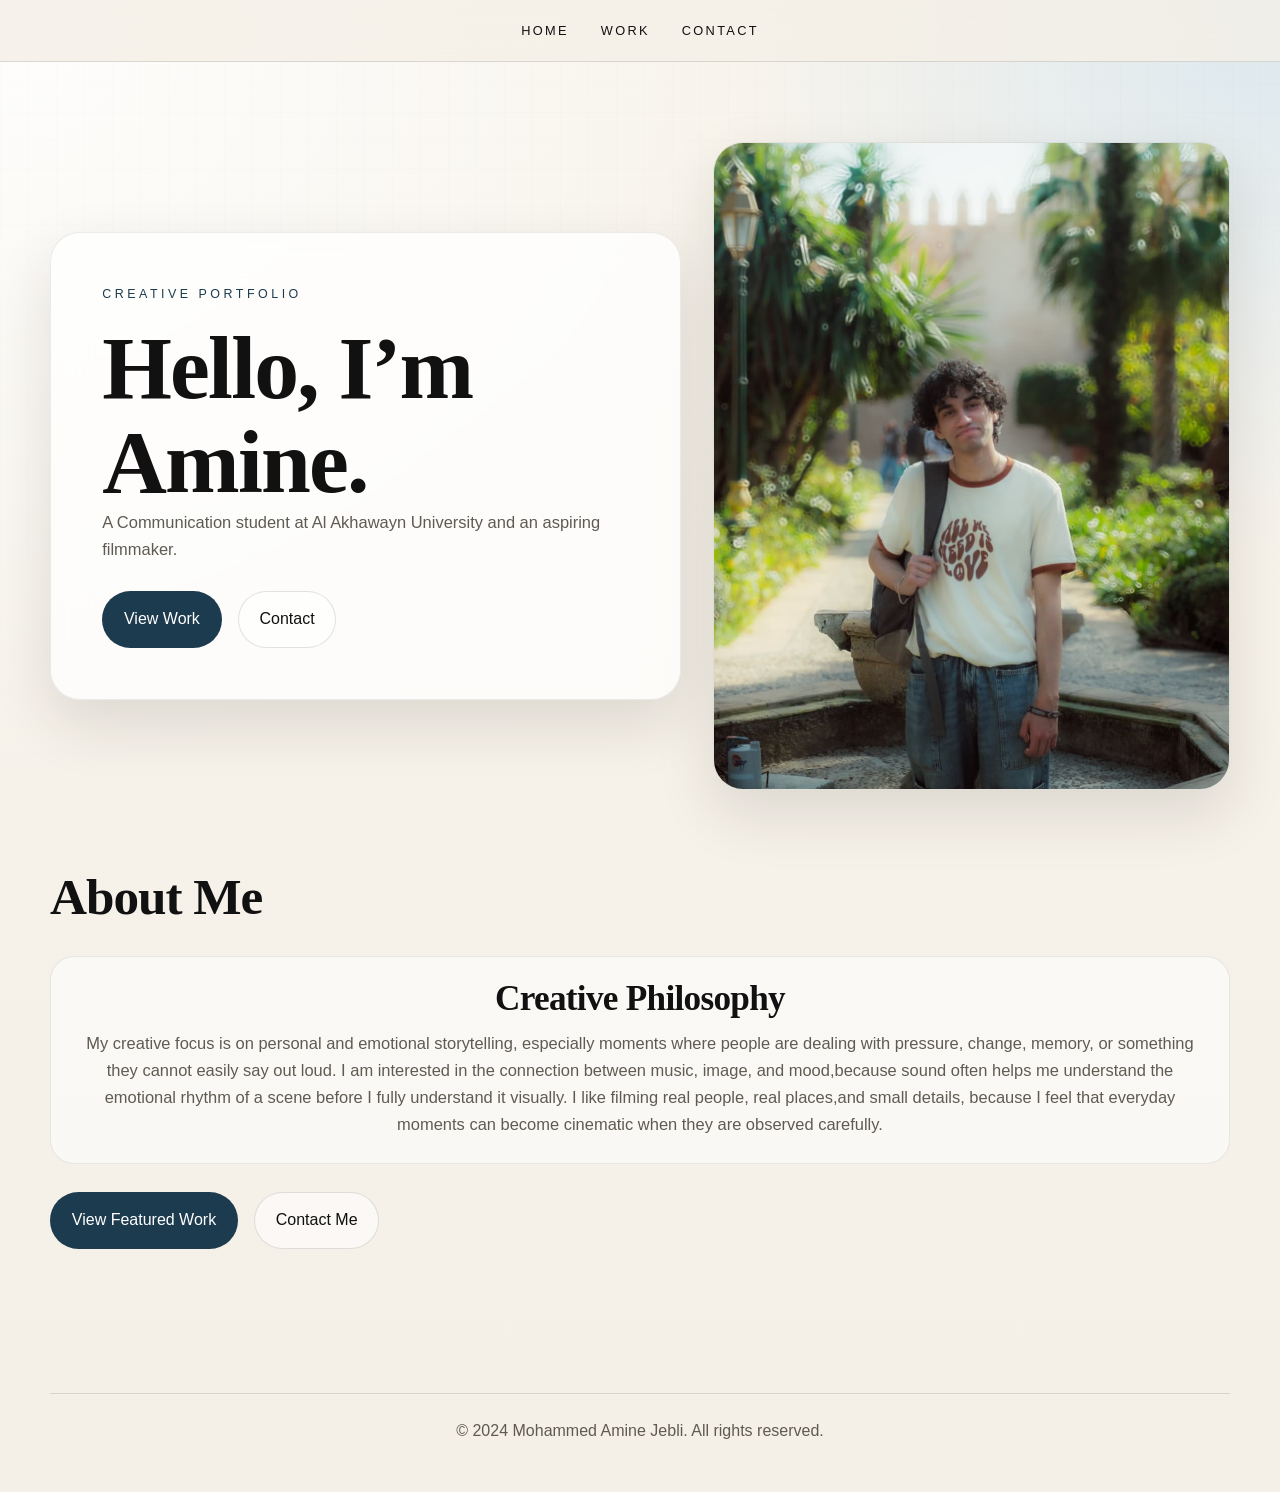
<file: index.html>
<!DOCTYPE html>
<html lang="en">
<head>
  <meta charset="UTF-8">
  <meta name="viewport" content="width=device-width, initial-scale=1.0">
  <title>Mohammed Amine Jebli | Portfolio</title>
  <link rel="stylesheet" href="./css/style.css">
</head>
<body data-page="home">
  <header class="site-header">
    <nav class="site-nav" aria-label="Primary">
      <a href="index.html">Home</a>
      <a href="work.html">Work</a>
      <a href="contact.html">Contact</a>
    </nav>
  </header>

  <main>
    <section class="hero">
      <div class="hero-copy">
        <p class="eyebrow">Creative portfolio</p>
        <h1>Hello, I’m Amine.</h1>
        <p>A Communication student at Al Akhawayn University and an aspiring filmmaker. </p>
        <div class="hero-actions">
          <a class="primary-link" href="work.html">View Work</a>
          <a class="secondary-link" href="contact.html">Contact</a>
        </div>
      </div>
      <div class="hero-portrait">
        <img src="./images/background.jpg" alt="Mohamed Amine Jebli" loading="eager" fetchpriority="high" decoding="async">
      </div>
    </section>

    <section class="about-grid" aria-labelledby="about-heading">
      <h2 id="about-heading">About Me</h2>
      <div class="about-copy">
        <div class="about-featured">
          <h3>Creative Philosophy</h3>
         <p>My creative focus is on personal and emotional storytelling, especially moments where people are dealing with pressure, change, memory, or something they cannot easily say out loud.
I am interested in the connection between music, image, and mood,because sound often helps me understand the emotional rhythm of a scene before I fully understand it visually.
I like filming real people, real places,and small details, because I feel that everyday moments can become cinematic when they are observed carefully.

</p>
        </div>
      </div>

      <div class="home-footer-links">
        <a class="primary-link" href="work.html">View Featured Work</a>
        <a class="secondary-link" href="contact.html">Contact Me</a>
      </div>
    </section>
  </main>

  <footer class="site-footer">© 2024 Mohammed Amine Jebli. All rights reserved.</footer>
  <script src="./js/main.js"></script>
</body>
</html>
</file>
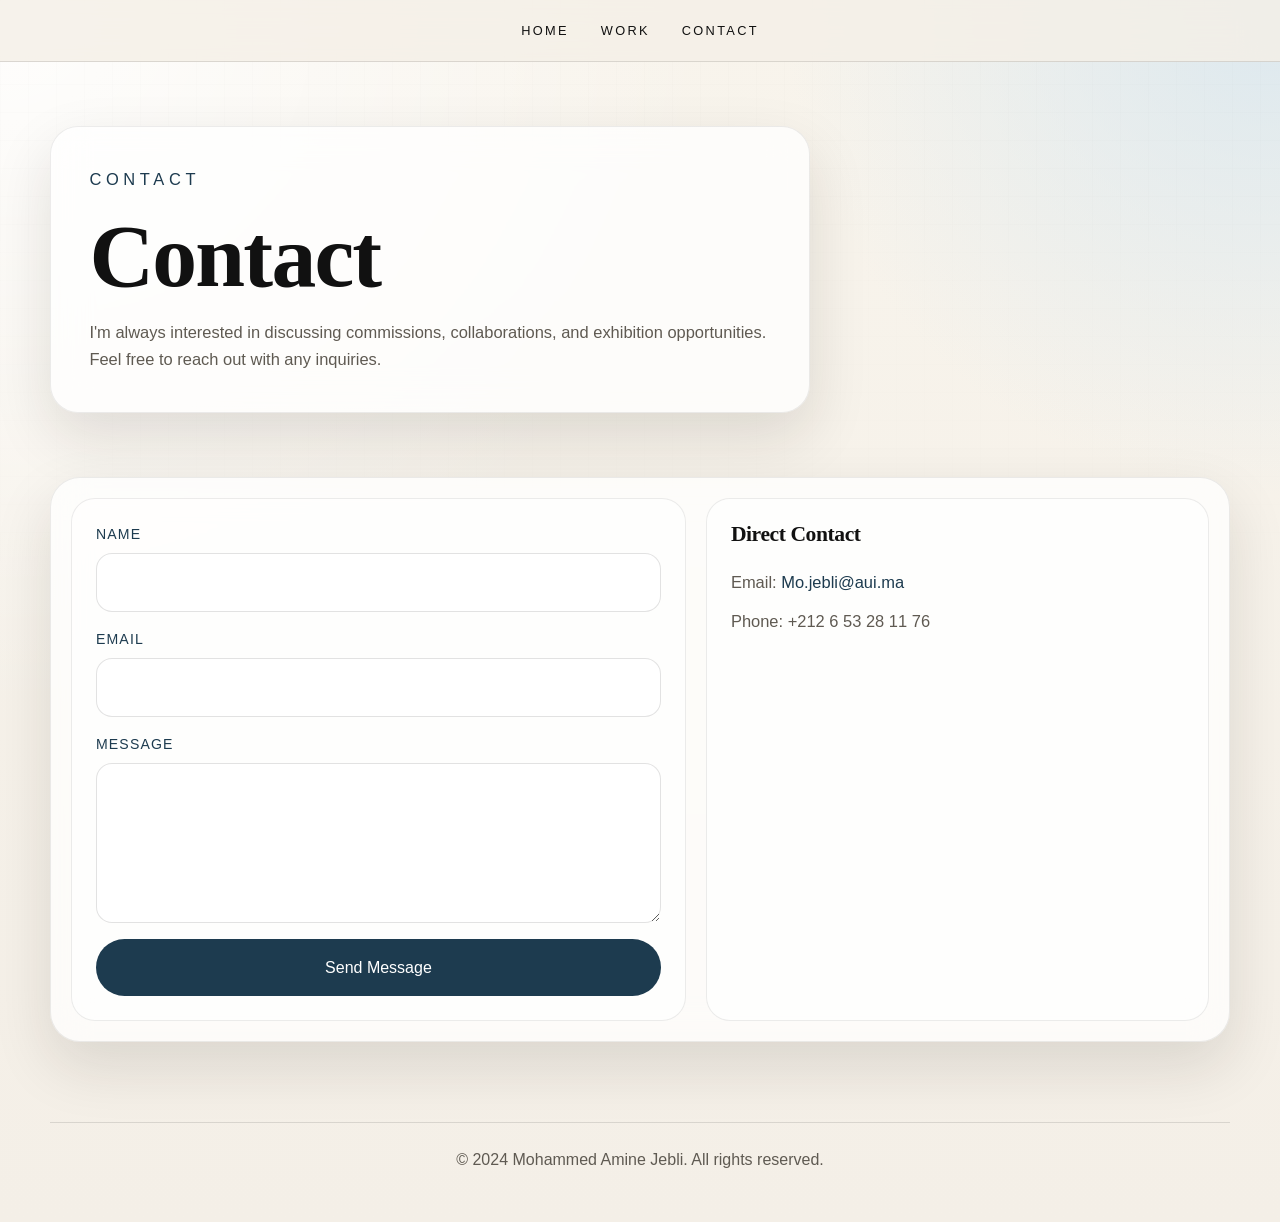
<file: contact.html>
<!DOCTYPE html>
<html lang="en">
<head>
  <meta charset="UTF-8">
  <meta name="viewport" content="width=device-width, initial-scale=1.0">
  <title>Contact | Mohammed Amine Jebli</title>
  <link rel="stylesheet" href="./css/style.css">
</head>
<body data-page="contact">
  <header class="site-header">
    <nav class="site-nav" aria-label="Primary">
      <a href="index.html">Home</a>
      <a href="work.html">Work</a>
      <a href="contact.html">Contact</a>
    </nav>
  </header>

  <main>
    <section class="contact-layout" aria-labelledby="contact-heading">
      <div class="page-intro contact-intro">
        <p class="eyebrow">Contact</p>
        <h1 id="contact-heading">Contact</h1>
        <p>I'm always interested in discussing commissions, collaborations, and exhibition opportunities. Feel free to reach out with any inquiries.</p>
      </div>

      <div class="contact-panel">
        <form id="contact-form" class="contact-form">
          <div class="form-group">
            <label for="name">Name</label>
            <input type="text" id="name" name="name" required>
          </div>
          <div class="form-group">
            <label for="email">Email</label>
            <input type="email" id="email" name="email" required>
          </div>
          <div class="form-group">
            <label for="message">Message</label>
            <textarea id="message" name="message" required></textarea>
          </div>
          <button id="contact-submit" type="submit">Send Message</button>
        </form>

        <div class="direct-contact">
          <h3>Direct Contact</h3>
          <p>Email: <a href="mailto:Mo.jebli@aui.ma">Mo.jebli@aui.ma</a></p>
          <p>Phone: +212 6 53 28 11 76</p>
        </div>
      </div>
    </section>
  </main>

  <footer class="site-footer">© 2024 Mohammed Amine Jebli. All rights reserved.</footer>
  <script src="./js/main.js"></script>
</body>
</html>
</file>
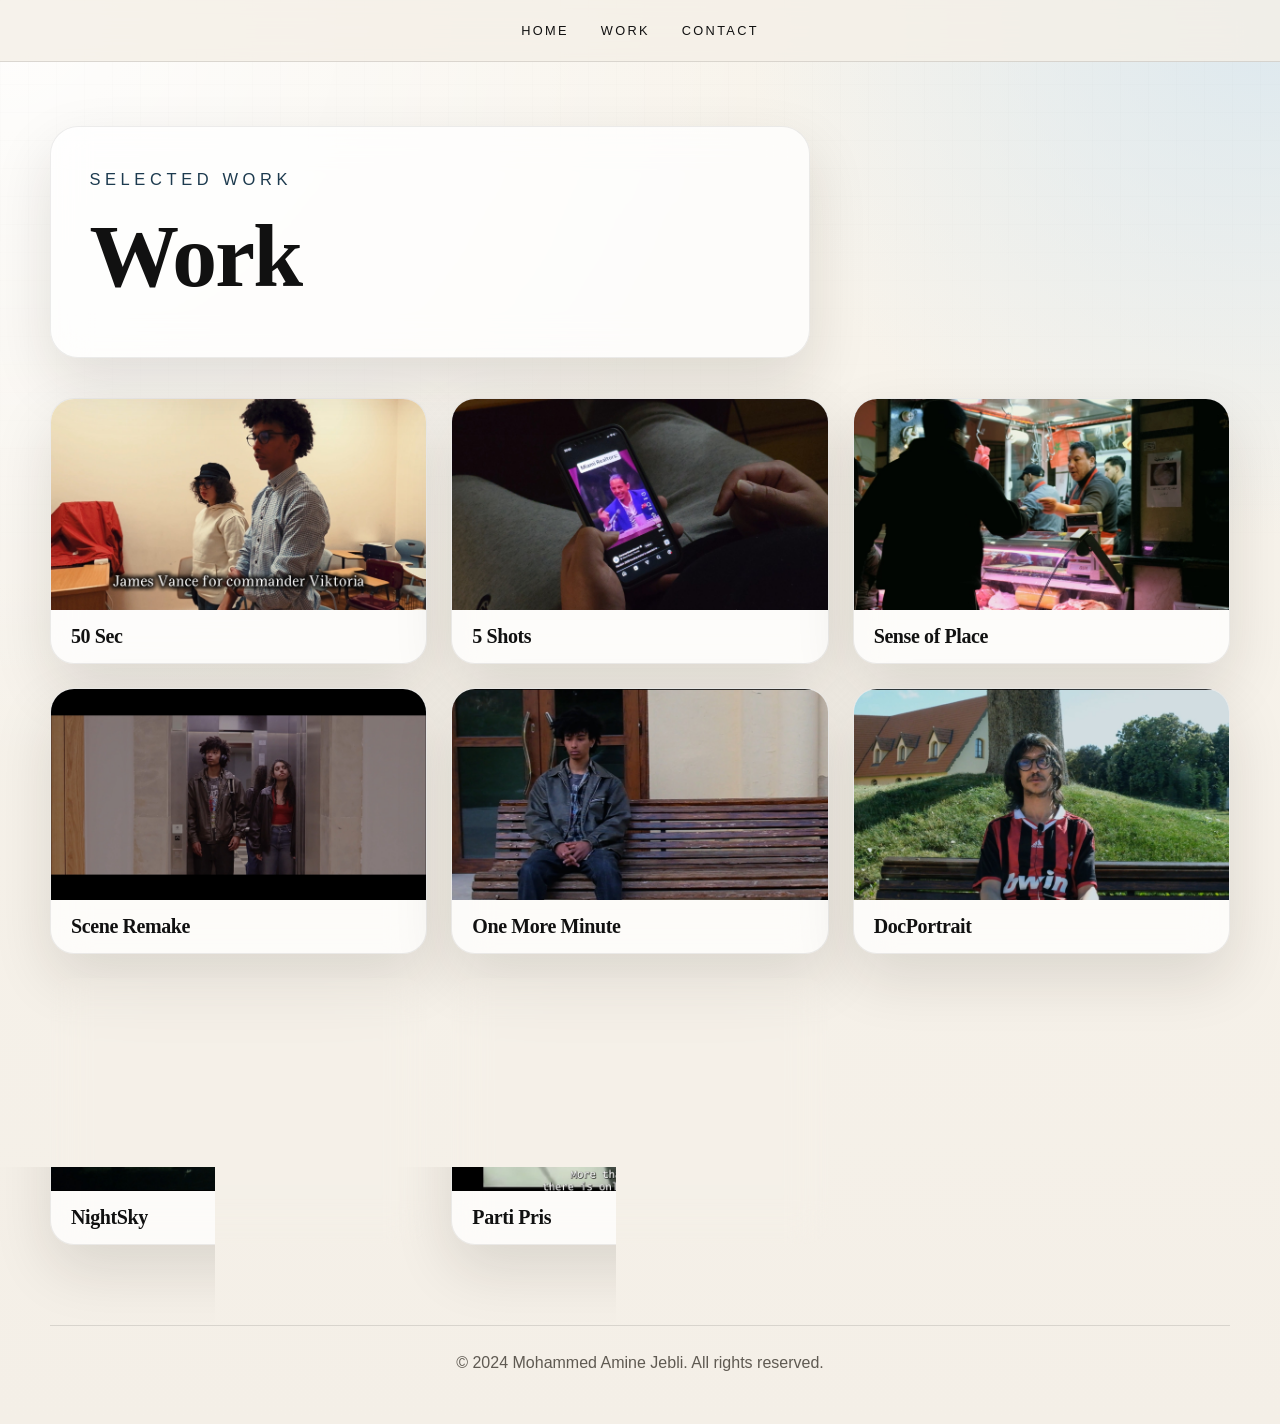
<file: work.html>
<!DOCTYPE html>
<html lang="en">
<head>
  <meta charset="UTF-8">
  <meta name="viewport" content="width=device-width, initial-scale=1.0">
  <title>Work | Mohammed Amine Jebli</title>
  <link rel="stylesheet" href="./css/style.css">
</head>
<body data-page="work">
  <header class="site-header">
    <nav class="site-nav" aria-label="Primary">
      <a href="index.html">Home</a>
      <a href="work.html">Work</a>
      <a href="contact.html">Contact</a>
    </nav>
  </header>

  <main>
    <section class="page-intro work-intro">
      <p class="eyebrow">Selected work</p>
      <h1>Work</h1>
    </section>

    <section class="work-stack work-stack--grid" aria-labelledby="work-heading">
      <h2 id="work-heading" class="visually-hidden">Work Details</h2>

      <!-- 1. 50 Sec -->
      <article class="work-block work-block--collapsible">
        <div class="work-block-preview" data-expand-target="proj-50sec" tabindex="0" role="button" aria-expanded="false" aria-controls="proj-50sec">
          <div class="preview-media">
            <img src="./images/fifty.JPG" alt="50 Sec">
          </div>
          <div class="preview-meta">
            <h2>50 Sec</h2>
          </div>
        </div>
        <div id="proj-50sec" class="work-block-expanded" hidden>
          <div class="work-block-copy">
            <p class="eyebrow">Film</p>
            <p>In a fifty-second one-take courtroom film,Jurisdiction follows a tense legal momentwhere questions of authority, responsibility,and unresolved justice are compressed intoone continuous shot</p>
          </div>
          <div class="image-spot image-spot--two">
            <figure><img src="./images/fifty.JPG" alt="Placeholder 1"></figure>
            <figure><img src="./images/fifty2.JPG" alt="Placeholder 2"></figure>
          </div>
          <div class="video-link-area">
            <a href="https://alakhawayn365-my.sharepoint.com/:v:/g/personal/mo_jebli_aui_ma/IQACxbXZSw9JSr0g0i85Ls8_AdtD54gSWWveCRa3c3ozVB4?nav=eyJyZWZlcnJhbEluZm8iOnsicmVmZXJyYWxBcHAiOiJTdHJlYW1XZWJBcHAiLCJyZWZlcnJhbFZpZXciOiJTaGFyZURpYWxvZy1MaW5rIiwicmVmZXJyYWxBcHBQbGF0Zm9ybSI6IldlYiIsInJlZmVycmFsTW9kZSI6InZpZXcifX0%3D&e=e4BqmX"
               class="video-play-btn" target="_blank" rel="noopener">
              <span class="play-icon" aria-hidden="true"></span>
              <span>Watch Film</span>
            </a>
          </div>
          <div class="personal-statement">
            <h3>Personal Statement</h3>
            <p>Jurisdiction was my first assignment for Introduction to Filmmaking, and it was built around thechallenge of making a complete idea in only fifty seconds. The film was a courtroom situation, but Iwanted it to feel bigger than just a normal court scene. I was interested in the feeling of being judged,questioned, and placed under pressure by a system that is supposed to have authority. The titleJurisdiction mattered to me because it connects to the idea of who has the right to decide, and whathappens when that right is unclear.The assignment was also difficult because it had to be filmed as one continuous take with no cuts. Thismade me think more carefully about timing, movement, and blocking. Since I shot it handheld on aSamsung Galaxy S25 Ultra, I had to practice how to move smoothly and keep the camera steadywithout professional equipment. I also had to coordinate the actors so that the dialogue, entrances,and positions all worked inside the fifty-second limit. It made the project feel almost like a small liveperformance, because if one thing went wrong, the whole take had to be repeated.What I learned from this project is that short films can be very demanding because there is no space towaste. Every movement, pause, and sound has to help the scene. I also learned that research cansupport even a short project, because looking into courtroom procedures, legal authority, and visualreferences helped me understand the mood I wanted. Jurisdiction helped me start thinking aboutfilmmaking not only as recording something, but as planning tension, atmosphere, and meaning insidea very limited frame.</p>
          </div>
        </div>
      </article>

      <!-- 2. 5 Shots -->
      <article class="work-block work-block--collapsible">
        <div class="work-block-preview" data-expand-target="proj-5shots" tabindex="0" role="button" aria-expanded="false" aria-controls="proj-5shots">
          <div class="preview-media">
            <img src="./images/pro.JPG" alt="5 Shots">
          </div>
          <div class="preview-meta">
            <h2>5 Shots</h2>
          </div>
        </div>
        <div id="proj-5shots" class="work-block-expanded" hidden>
          <div class="work-block-copy">
            <p class="eyebrow">Sequence</p>
            <p> In a simple five-shot sequence, a personsitting at his desk scrolls on his phone whilehis laptop stays open, showing a quietmoment of distraction and digital routine</p>
          </div>
          <div class="image-spot image-spot--two">
            <figure><img src="./images/pro.JPG" alt="Placeholder 1"></figure>
            <figure><img src="./images/pro2.JPG" alt="Placeholder 2"></figure>
          </div>
          <div class="video-link-area">
            <a href="https://alakhawayn365-my.sharepoint.com/:v:/g/personal/mo_jebli_aui_ma/IQD-2p65Y9YnTqvJzKTUczGCARVyG-xDKSxGZwYx5TZURBw?nav=eyJyZWZlcnJhbEluZm8iOnsicmVmZXJyYWxBcHAiOiJTdHJlYW1XZWJBcHAiLCJyZWZlcnJhbFZpZXciOiJTaGFyZURpYWxvZy1MaW5rIiwicmVmZXJyYWxBcHBQbGF0Zm9ybSI6IldlYiIsInJlZmVycmFsTW9kZSI6InZpZXcifX0%3D&e=qupJ9G"
               class="video-play-btn" target="_blank" rel="noopener">
              <span class="play-icon" aria-hidden="true"></span>
              <span>Watch Film</span>
            </a>
          </div>
          <div class="personal-statement">
            <h3>Personal Statement</h3>
            <p>For the five-shots assignment, I wanted to work with a very simple everyday situation: a guy sitting athis desk, scrolling, while his laptop is open in front of him. Since the assignment still needs to be fullycompleted, I am thinking of it as a small visual study of routine, distraction, and how people can bephysically present at work but mentally somewhere else. The story is not based on a big event, but on afamiliar moment that almost everyone understands.The main challenge of this assignment is to make the scene clear using only five shots. I need to chooseeach shot carefully so that the viewer understands the space, the character, and the mood withoutneeding too much explanation. I can use one shot to establish the desk, another to show the phone orscrolling, another to show the open laptop, and then closer shots to show the feeling of being stuckbetween work and distraction. This makes me think more about visual storytelling and how a sequencecan be built from small details.What I want to learn from this project is how shot selection changes the meaning of a scene. A personscrolling at a desk could look boring if it is filmed without intention, but it can also say something aboutfocus, procrastination, tiredness, or being overwhelmed by screens. For me, this assignment is achance to practice making an ordinary action feel more cinematic through framing, order, and rhythm</p>
          </div>
        </div>
      </article>

      <!-- 3. Sense of Place -->
      <article class="work-block work-block--collapsible">
        <div class="work-block-preview" data-expand-target="proj-sense" tabindex="0" role="button" aria-expanded="false" aria-controls="proj-sense">
          <div class="preview-media">
            <img src="./images/sense.JPG" alt="Sense of Place">
          </div>
          <div class="preview-meta">
            <h2>Sense of Place</h2>
          </div>
        </div>
        <div id="proj-sense" class="work-block-expanded" hidden>
          <div class="work-block-copy">
            <p class="eyebrow">Video</p>
            <p>This sense of place project captureseveryday life in Ifrane through vivid momentsof children playing, people working, andordinary movement around the city.
Project
</p>
          </div>
          <div class="image-spot image-spot--two">
            <figure><img src="./images/sense.JPG" alt="Placeholder 1"></figure>
            <figure><img src="./images/sense2.JPG" alt="Placeholder 2"></figure>
          </div>
          <div class="video-link-area">
            <a href="https://alakhawayn365-my.sharepoint.com/:v:/g/personal/mo_jebli_aui_ma/IQDaoKM9Lm0JS5ih9PgPPl3BASrZfsiPjiXJTRjReJaYVnc?nav=eyJyZWZlcnJhbEluZm8iOnsicmVmZXJyYWxBcHAiOiJTdHJlYW1XZWJBcHAiLCJyZWZlcnJhbFZpZXciOiJTaGFyZURpYWxvZy1MaW5rIiwicmVmZXJyYWxBcHBQbGF0Zm9ybSI6IldlYiIsInJlZmVycmFsTW9kZSI6InZpZXcifX0%3D&e=lmP7M7"
               class="video-play-btn" target="_blank" rel="noopener">
              <span class="play-icon" aria-hidden="true"></span>
              <span>Watch Film</span>
            </a>
          </div>
          <div class="personal-statement">
            <h3>Personal Statement</h3>
            <p>For my sense of place project, I chose to capture Ifrane through the people and moments that give thecity life. I filmed children playing, people spending time outside, others working, and different scenesthat felt natural and alive. I did not want the project to only show buildings or landscapes. I wanted it toshow the rhythm of the place through the people who move inside it.This assignment made me pay more attention to details that I might normally pass by without thinking.When I was filming, I started noticing gestures, sounds, faces, and small actions that say a lot about aplace. Ifrane can look calm and quiet, but when I looked closer, there were many vivid momentshappening at the same time. That contrast became important to me.Through this project, I learned that filming a place is also about patience and observation. I had to waitfor moments instead of controlling everything. It helped me understand documentary-style shootingmore, because sometimes the strongest images are the ones that happen naturally. This project mademe appreciate how everyday life can become cinematic when I actually take the time to look at it.</p>
          </div>
        </div>
      </article>

      <!-- 4. Scene Remake -->
      <article class="work-block work-block--collapsible">
        <div class="work-block-preview" data-expand-target="proj-remake" tabindex="0" role="button" aria-expanded="false" aria-controls="proj-remake">
          <div class="preview-media">
            <img src="./images/scene.JPG" alt="Scene Remake">
          </div>
          <div class="preview-meta">
            <h2>Scene Remake</h2>
          </div>
        </div>
        <div id="proj-remake" class="work-block-expanded" hidden>
          <div class="work-block-copy">
            <p class="eyebrow">Video</p>
            <p>In this remake of the “I love The Smiths”scene from 500 Days of Summer, twocharacters connect through music in a smallmoment that feels simple but emotionallyimportant</p>
          </div>
          <div class="image-spot image-spot--two">
            <figure><img src="./images/scene.JPG" alt="Placeholder 1"></figure>
            <figure><img src="./images/scene2.JPG" alt="Placeholder 2"></figure>
          </div>
          <div class="video-link-area">
            <a href="https://alakhawayn365-my.sharepoint.com/:v:/g/personal/mo_jebli_aui_ma/IQCTtoV41LBFT78_D8n6x3RHAVBO8h3ut97WX08lpeSWF6A?nav=eyJyZWZlcnJhbEluZm8iOnsicmVmZXJyYWxBcHAiOiJTdHJlYW1XZWJBcHAiLCJyZWZlcnJhbFZpZXciOiJTaGFyZURpYWxvZy1MaW5rIiwicmVmZXJyYWxBcHBQbGF0Zm9ybSI6IldlYiIsInJlZmVycmFsTW9kZSI6InZpZXcifX0%3D&e=wOT5ve"
               class="video-play-btn" target="_blank" rel="noopener">
              <span class="play-icon" aria-hidden="true"></span>
              <span>Watch Film</span>
            </a>
          </div>
          <div class="personal-statement">
            <h3>Personal Statement</h3>
            <p>For the scene remake assignment, I chose the “I love The Smiths” scene from 500 Days of Summer. Iliked this scene because it is not dramatic in a big way, but it still feels memorable. The moment issmall: two people connect because of music, and suddenly there is a shift between them. I found thatinteresting because it shows how cinema can make a very normal interaction feel meaningful.Remaking the scene was challenging because I had to respect the original while also accepting that myversion would not be exactly the same. I had to think about the actors, the location, the timing, andhow to make the scene feel natural. The original scene depends a lot on subtle reactions, soperformance was very important. If the reactions felt too forced, the whole scene would lose its charm.This assignment taught me that recreating a scene is a good way to understand how it works. When Iwatched it as a viewer, it seemed simple, but when I had to remake it, I realized how much depends onpacing, framing, and the actors’ expressions. It also made me think about music as a way of buildingconnection between characters, which is something I became more interested in throughout the class.</p>
          </div>
        </div>
      </article>

      <!-- 5. One More Minute -->
      <article class="work-block work-block--collapsible">
        <div class="work-block-preview" data-expand-target="proj-minute" tabindex="0" role="button" aria-expanded="false" aria-controls="proj-minute">
          <div class="preview-media">
            <img src="./images/one.JPG" alt="One More Minute">
          </div>
          <div class="preview-meta">
            <h2>One More Minute</h2>
          </div>
        </div>
        <div id="proj-minute" class="work-block-expanded" hidden>
          <div class="work-block-copy">
            <p class="eyebrow">Video</p>
            <p>In a personal two-character scene inspiredby “One More Hour” by Tame Impala, twopeople face the pain of leaving and theemotional weight of accepting change.</p>
          </div>
          <div class="image-spot image-spot--two">
            <figure><img src="./images/one.JPG" alt="Placeholder 1"></figure>
            <figure><img src="./images/one2.JPG" alt="Placeholder 2"></figure>
          </div>
          <div class="video-link-area">
            <a href="https://alakhawayn365-my.sharepoint.com/:v:/g/personal/mo_jebli_aui_ma/IQDiC87JycBHQIK1UF3k3aUXASL1pS5qnl2EPG2G8OFVlZs?nav=eyJyZWZlcnJhbEluZm8iOnsicmVmZXJyYWxBcHAiOiJTdHJlYW1XZWJBcHAiLCJyZWZlcnJhbFZpZXciOiJTaGFyZURpYWxvZy1MaW5rIiwicmVmZXJyYWxBcHBQbGF0Zm9ybSI6IldlYiIsInJlZmVycmFsTW9kZSI6InZpZXcifX0%3D&e=JKiXjR"
               class="video-play-btn" target="_blank" rel="noopener">
              <span class="play-icon" aria-hidden="true"></span>
              <span>Watch Film</span>
            </a>
          </div>
          <div class="personal-statement">
            <h3>Personal Statement</h3>
            <p>This two-character scene was one of the most personal projects I worked on. The story is aboutsomeone leaving and having to deal with that moment emotionally. It was inspired by the song “OneMore Hour” by Tame Impala, especially the feeling of time running out and wanting to stay in a momenteven when you know it is ending. I connected with that feeling, and I wanted the scene to carry thatsame emotional weight.What made this project important to me was that it came from a real feeling, not just an assignmentidea. I wanted the characters to speak and act in a way that felt close to real life. Sometimes leaving isnot expressed through a big argument or dramatic speech. Sometimes it is quiet, uncomfortable, andfull of things that are difficult to say. I tried to bring that kind of honesty into the scene.During production, I learned how hard it can be to direct or shape something that is personal. When thesubject is close to you, every line and every pause feels important. At the same time, it helped me caremore about the details. I learned that music can inspire not only the mood of a film, but also theemotional rhythm of a scene. This project helped me understand how personal experiences canbecome a starting point for storytelling.</p>
          </div>
        </div>
      </article>

      <!-- 6. DocPortrait -->
      <article class="work-block work-block--collapsible">
        <div class="work-block-preview" data-expand-target="proj-doc" tabindex="0" role="button" aria-expanded="false" aria-controls="proj-doc">
          <div class="preview-media">
            <img src="./images/doc.JPG" alt="DocPortrait">
          </div>
          <div class="preview-meta">
            <h2>DocPortrait</h2>
          </div>
        </div>
        <div id="proj-doc" class="work-block-expanded" hidden>
          <div class="work-block-copy">
            <p class="eyebrow">Video</p>
            <p>This documentary portrait follows IdirMoukhlis, an AUI alumnus and currentemployee, by highlighting his work, hisconnection to the university, and hisprofessional journey.</p>
          </div>
          <div class="image-spot image-spot--two">
            <figure><img src="./images/doc.JPG" alt="Placeholder 1"></figure>
            <figure><img src="./images/doc2.JPG" alt="Placeholder 2"></figure>
          </div>
          <div class="video-link-area">
            <a href="https://alakhawayn365-my.sharepoint.com/:v:/g/personal/mo_jebli_aui_ma/IQDAvhB447WGQ7P3_KWUvOfiATSen1-IQt4a3l_kiBFDrvE?nav=eyJyZWZlcnJhbEluZm8iOnsicmVmZXJyYWxBcHAiOiJTdHJlYW1XZWJBcHAiLCJyZWZlcnJhbFZpZXciOiJTaGFyZURpYWxvZy1MaW5rIiwicmVmZXJyYWxBcHBQbGF0Zm9ybSI6IldlYiIsInJlZmVycmFsTW9kZSI6InZpZXcifX0%3D&e=bpRmYY"
               class="video-play-btn" target="_blank" rel="noopener">
              <span class="play-icon" aria-hidden="true"></span>
              <span>Watch Film</span>
            </a>
          </div>
          <div class="personal-statement">
            <h3>Personal Statement</h3>
            <p>For my documentary portrait, I chose to focus on Idir Moukhlis, who is an AUI alumnus and now worksat the university. I found his story interesting because he is connected to AUI in more than one way. Hewas once a student, and now he is part of the university as an employee. That gave the portrait a senseof continuity, because his relationship with the place did not end after graduation.This project was different from the fictional assignments because I had to work with a real person and areal story. I wanted to represent him honestly and respectfully. Instead of inventing emotions orsituations, I had to listen, observe, and choose what parts of his work and experience would bestcommunicate who he is. That made me more aware of the responsibility that comes with documentaryfilmmaking.Through this assignment, I learned more about interviewing and building a portrait through details. Adocumentary is not only about recording information. It is also about choosing the right moments,creating a comfortable space for the subject, and finding a structure that allows the audience tounderstand the person. This project helped me see how film can preserve someone’s experience andgive attention to people we may see every day without really knowing their story.</p>
          </div>
        </div>
      </article>

      <!-- 7. NightSky -->
      <article class="work-block work-block--collapsible">
        <div class="work-block-preview" data-expand-target="proj-night" tabindex="0" role="button" aria-expanded="false" aria-controls="proj-night">
          <div class="preview-media">
            <img src="./images/clip.JPG" alt="NightSky">
          </div>
          <div class="preview-meta">
            <h2>NightSky</h2>
          </div>
        </div>
        <div id="proj-night" class="work-block-expanded" hidden>
          <div class="work-block-copy">
            <p class="eyebrow">Video</p>
            <p>For this video clip assignment, I created boththe visuals and the music, turning thedifficulty of producing an original song intothe main creative challenge of the project.</p>
          </div>
          <div class="image-spot image-spot--two">
            <figure><img src="./images/clip.JPG" alt="Placeholder 1"></figure>
            <figure><img src="./images/clip2.JPG" alt="Placeholder 2"></figure>
          </div>
          <div class="video-link-area">
            <a href="https://alakhawayn365-my.sharepoint.com/:v:/g/personal/mo_jebli_aui_ma/IQD4nwpyIwzuTYadFdNkigmSARC9T3FUqLVN1uYAZ8zsAUA?nav=eyJyZWZlcnJhbEluZm8iOnsicmVmZXJyYWxBcHAiOiJTdHJlYW1XZWJBcHAiLCJyZWZlcnJhbFZpZXciOiJTaGFyZURpYWxvZy1MaW5rIiwicmVmZXJyYWxBcHBQbGF0Zm9ybSI6IldlYiIsInJlZmVycmFsTW9kZSI6InZpZXcifX0%3D&e=5vYzWj"
               class="video-play-btn" target="_blank" rel="noopener">
              <span class="play-icon" aria-hidden="true"></span>
              <span>Watch Film</span>
            </a>
          </div>
          <div class="personal-statement">
            <h3>Personal Statement</h3>
            <p>The video clip assignment was probably one of the hardest projects for me because I produced thesong myself. It took a lot out of me, and honestly it was not an easy process at all. Making the musicalready felt like a full project on its own, and then I also had to think about how to create visuals thatmatched it. This made the assignment feel intense, but also very personal because the sound was minefrom the beginning.Since I produced the song, I felt more responsible for the final result. I was not just choosing a trackand filming something over it. I had to think about the mood, rhythm, and structure of the song whilealso imagining what kind of images could support it. This made me realize how closely music and filmcan work together. A small change in the song can change the feeling of a shot, and a visual choice canchange how the music is experienced.Even though it took me hell, this project taught me a lot about patience and creative pressure. I learnedthat producing something original can be frustrating, but it also makes the final work feel moreconnected to me. It pushed me to combine different parts of my creativity, especially sound and image.Looking back, I think the difficulty of the process is part of what made the project meaningful.</p>
          </div>
        </div>
      </article>

      <!-- 8. Parti Pris -->
      <article class="work-block work-block--collapsible">
        <div class="work-block-preview" data-expand-target="proj-parti" tabindex="0" role="button" aria-expanded="false" aria-controls="proj-parti">
          <div class="preview-media">
            <img src="./images/partipris.jpeg" alt="Parti Pris">
          </div>
          <div class="preview-meta">
            <h2>Parti Pris</h2>
          </div>
        </div>
        <div id="proj-parti" class="work-block-expanded" hidden>
          <div class="work-block-copy">
            <p class="eyebrow">Video</p>
            <p>This four-minute historical documentaryexplores the political legacy of AbderrahimBouabid through archival material,interviews, and a directorial point of viewfocused on his influence on Moroccanpolitics.</p>
          </div>
          <div class="image-spot image-spot--two">
            <figure><img src="./images/partipris.jpeg" alt="Placeholder 1"></figure>
            <figure><img src="./images/partipris2.JPG" alt="Placeholder 2"></figure>
          </div>
          <div class="video-link-area">
            <a href="https://alakhawayn365-my.sharepoint.com/:v:/g/personal/mo_jebli_aui_ma/IQA4h6f7hPH6QJ_9EghB9pEaAbmJMN0QbNa-v4eDRcIYZe8?nav=eyJyZWZlcnJhbEluZm8iOnsicmVmZXJyYWxBcHAiOiJTdHJlYW1XZWJBcHAiLCJyZWZlcnJhbFZpZXciOiJTaGFyZURpYWxvZy1MaW5rIiwicmVmZXJyYWxBcHBQbGF0Zm9ybSI6IldlYiIsInJlZmVycmFsTW9kZSI6InZpZXcifX0%3D&e=qtlZsD"
               class="video-play-btn" target="_blank" rel="noopener">
              <span class="play-icon" aria-hidden="true"></span>
              <span>Watch Film</span>
            </a>
          </div>
          <div class="personal-statement">
            <h3>Personal Statement</h3>
            <p>My final class project, which was also my parti pris project, was a four-minute historical documentaryabout Abderrahim Bouabid. The project focused on his political legacy in Morocco, his role inimportant political movements, and the historical ideas connected to his work, including therelationship between his political activity and the late Hassan 2. Since the project involved theAbderrahim Bouabid Foundation and Ali Bouabid, I felt that I was not only making a class assignment,but also working with a subject that had real historical weight.Because this was a parti pris project, I had to think more clearly about my own directorial stance. I wasnot just presenting information in a neutral way. I wanted the documentary to emphasize Bouabid’sinfluence and the importance of his place in Moroccan political history. The visual style came mainlyfrom archival research, including historical footage, political pins, and other materials that helpedconnect the viewer to the period and to the political atmosphere surrounding him. This made theproject different from my earlier work because I had to build meaning from existing historical materialand combine it with interviews in a way that still felt alive.The editing process was one of the most difficult parts of this project. Since the film had to fit into fourminutes, I had to make choices about what to keep, what to cut, and how to structure the narrative so itdid not feel rushed. A lot of time went into organizing the interview footage and shaping thedocumentary into a clear arc. I also learned that credits matter, because the project involvedcollaboration and brainstorming, especially with my supervisor and friend. This final project helped meunderstand how documentary filmmaking can be both historical and personal, because even when thesubject is from the past, the way I choose to frame it says something about my own perspective as afilmmaker.</p>
          </div>
        </div>
      </article>

    </section>
  </main>

  <!-- Fullscreen black modal -->
  <div class="work-modal" id="work-modal" hidden aria-modal="true" role="dialog" aria-label="Project details">
    <button class="modal-close" data-close-modal aria-label="Close">×</button>
    <div class="modal-content" id="modal-content"></div>
  </div>

  <footer class="site-footer">© 2024 Mohammed Amine Jebli. All rights reserved.</footer>
  <script src="./js/main.js"></script>
</body>
</html>
</file>
<file: css/style.css>
* {
  box-sizing: border-box;
  margin: 0;
  padding: 0;
}

:root {
  --bg: #f4efe7;
  --panel: rgba(255, 255, 255, 0.74);
  --text: #111111;
  --muted: #5f5a52;
  --line: rgba(17, 17, 17, 0.12);
  --accent: #1d3b4f;
  --shadow: 0 24px 60px rgba(31, 24, 16, 0.12);
}

html {
  scroll-behavior: smooth;
}

body {
  min-height: 100vh;
  color: var(--text);
  background:
    radial-gradient(circle at top left, rgba(255, 255, 255, 0.9), transparent 40%),
    radial-gradient(circle at top right, rgba(217, 231, 239, 0.9), transparent 28%),
    linear-gradient(180deg, #f8f4ec 0%, var(--bg) 100%);
  font-family: "Segoe UI", "Trebuchet MS", Arial, sans-serif;
  line-height: 1.65;
}

body::before {
  content: "";
  position: fixed;
  inset: 0;
  pointer-events: none;
  background-image: linear-gradient(rgba(17, 17, 17, 0.02) 1px, transparent 1px), linear-gradient(90deg, rgba(17, 17, 17, 0.02) 1px, transparent 1px);
  background-size: 28px 28px;
  mask-image: linear-gradient(180deg, rgba(0, 0, 0, 0.45), transparent 80%);
}

img,
video {
  display: block;
  max-width: 100%;
}

button,
input,
textarea {
  font: inherit;
}

button {
  cursor: pointer;
}

h1,
h2,
h3 {
  font-family: "Georgia", "Times New Roman", serif;
  font-weight: 600;
  letter-spacing: -0.02em;
  line-height: 1.05;
}

h1 {
  font-size: clamp(3rem, 7vw, 6rem);
}

h2 {
  font-size: clamp(2rem, 4vw, 3.5rem);
}

h3 {
  font-size: 1.35rem;
}

p {
  color: var(--muted);
}

a {
  color: inherit;
  text-decoration: none;
}

.site-header {
  position: sticky;
  top: 0;
  z-index: 20;
  backdrop-filter: blur(18px);
  background: rgba(244, 239, 231, 0.82);
  border-bottom: 1px solid var(--line);
}

.site-nav {
  max-width: 1180px;
  margin: 0 auto;
  padding: 1rem 2rem;
  display: flex;
  justify-content: center;
  gap: 2rem;
}

.site-nav a {
  position: relative;
  padding: 0.25rem 0;
  letter-spacing: 0.18em;
  text-transform: uppercase;
  font-size: 0.8rem;
  color: var(--text);
}

.site-nav a::after {
  content: "";
  position: absolute;
  left: 0;
  right: 100%;
  bottom: -0.15rem;
  height: 1px;
  background: var(--text);
  transition: right 0.25s ease;
}

.site-nav a:hover::after,
.site-nav a:focus-visible::after {
  right: 0;
}

main {
  width: min(1180px, calc(100% - 2rem));
  margin: 0 auto;
  padding: 2rem 0 5rem;
}

.hero,
.about-grid,
.work-intro,
.contact-layout {
  position: relative;
  z-index: 1;
}

.hero {
  display: grid;
  grid-template-columns: 1.1fr 0.9fr;
  gap: 2rem;
  align-items: center;
  min-height: calc(100vh - 140px);
  padding: 3rem 0 4rem;
}

.hero-copy,
.page-intro,
.contact-panel,
.work-block,
.video-embed-slot,
.text-card {
  background: var(--panel);
  border: 1px solid rgba(17, 17, 17, 0.08);
  box-shadow: var(--shadow);
  backdrop-filter: blur(18px);
}

.hero-copy {
  padding: clamp(2rem, 4vw, 4rem);
  border-radius: 30px;
}

.eyebrow {
  text-transform: uppercase;
  letter-spacing: 0.28em;
  color: var(--accent);
  font-size: 0.78rem;
  margin-bottom: 1rem;
}

.hero-copy p:last-of-type,
.page-intro p,
.about-copy p,
.direct-contact p {
  font-size: 1.03rem;
}

.hero-actions,
.home-footer-links {
  display: flex;
  flex-wrap: wrap;
  gap: 1rem;
  margin-top: 1.75rem;
}

.primary-link,
.secondary-link,
#contact-submit {
  display: inline-flex;
  align-items: center;
  justify-content: center;
  border-radius: 999px;
  padding: 0.9rem 1.3rem;
  border: 1px solid transparent;
  transition: transform 0.2s ease, border-color 0.2s ease, background 0.2s ease, color 0.2s ease;
}

.primary-link,
#contact-submit {
  color: #fff;
  background: var(--accent);
}

.secondary-link {
  border-color: var(--line);
  background: rgba(255, 255, 255, 0.55);
}

.primary-link:hover,
.secondary-link:hover,
#contact-submit:hover,
.primary-link:focus-visible,
.secondary-link:focus-visible,
#contact-submit:focus-visible {
  transform: translateY(-2px);
}

.hero-portrait {
  align-self: stretch;
  min-height: 640px;
  border-radius: 30px;
  overflow: hidden;
  border: 1px solid rgba(17, 17, 17, 0.08);
  box-shadow: var(--shadow);
}

.hero-portrait img {
  width: 100%;
  height: 100%;
  object-fit: cover;
}

.about-grid {
  padding: 1rem 0 4rem;
}

.about-grid h2,
.work-intro h1,
.contact-intro h1 {
  margin-bottom: 1rem;
}

.about-copy {
  display: grid;
  grid-template-columns: repeat(3, minmax(0, 1fr));
  gap: 1.25rem;
  margin-top: 2rem;
}

.about-copy > div,
.direct-contact,
.contact-form {
  padding: 1.5rem;
  border-radius: 24px;
  background: rgba(255, 255, 255, 0.54);
  border: 1px solid rgba(17, 17, 17, 0.08);
}

.about-copy h3,
.direct-contact h3 {
  margin-bottom: 0.75rem;
}

.about-featured {
  grid-column: 1 / -1;
  text-align: center;
}

.about-featured h3 {
  font-size: 2.2rem;
}

.work-intro,
.contact-intro {
  max-width: 760px;
}

.page-intro {
  margin: 2rem 0 2.5rem;
  padding: clamp(1.5rem, 3vw, 2.5rem);
  border-radius: 28px;
}

/* Work thumbnail grid */
.work-stack--grid {
  display: grid;
  grid-template-columns: repeat(auto-fill, minmax(300px, 1fr));
  gap: 1.5rem;
}

.work-block--collapsible {
  background: var(--panel);
  border: 1px solid rgba(17, 17, 17, 0.08);
  box-shadow: var(--shadow);
  backdrop-filter: blur(18px);
  border-radius: 24px;
  overflow: hidden;
  transition: box-shadow 0.2s ease;
  padding: 0;
  display: block;
}

.work-block--collapsible:hover {
  box-shadow: 0 8px 30px rgba(31, 24, 16, 0.14);
}

.work-block-preview {
  cursor: pointer;
  outline: none;
}

.work-block-preview:focus-visible {
  outline: 2px solid var(--accent);
  outline-offset: 2px;
}

/* ── Preview media with play button ── */
.preview-media {
  width: 100%;
  aspect-ratio: 16 / 9;
  overflow: hidden;
  background: #eae5dd;
  position: relative; /* establish positioning context */
}

.preview-media img {
  width: 100%;
  height: 100%;
  object-fit: cover;
  display: block;
  transition: transform 0.3s ease;
}

.work-block-preview:hover .preview-media img {
  transform: scale(1.03);
}

/* White circular play button */
.preview-media::before {
  content: "";
  position: absolute;
  top: 50%;
  left: 50%;
  transform: translate(-50%, -50%);
  width: 64px;
  height: 64px;
  background: rgba(255, 255, 255, 0.92);
  border-radius: 50%;
  box-shadow: 0 4px 24px rgba(0, 0, 0, 0.25);
  z-index: 2;
  pointer-events: none;
  transition: transform 0.3s ease, background 0.3s ease;
}

/* Play triangle */
.preview-media::after {
  content: "";
  position: absolute;
  top: 50%;
  left: 50%;
  transform: translate(-35%, -50%);
  width: 0;
  height: 0;
  border-left: 22px solid var(--accent);
  border-top: 14px solid transparent;
  border-bottom: 14px solid transparent;
  z-index: 3;
  pointer-events: none;
  transition: transform 0.3s ease;
}

.work-block-preview:hover .preview-media::before {
  transform: translate(-50%, -50%) scale(1.12);
  background: #fff;
}

.work-block-preview:hover .preview-media::after {
  transform: translate(-35%, -50%) scale(1.12);
}

/* ── /Preview media ── */

.preview-meta {
  padding: 1rem 1.25rem;
}

.preview-meta h2 {
  font-size: 1.25rem;
  margin: 0;
}

/* Hidden content templates */
.work-block-expanded[hidden] {
  display: none;
}

/* Fullscreen black modal */
.work-modal {
  position: fixed;
  inset: 0;
  z-index: 100;
  background: #000;
  color: #eee;
  overflow-y: auto;
  display: flex;
  flex-direction: column;
  align-items: center;
  padding: 4rem 1.5rem 3rem;
}

.work-modal[hidden] {
  display: none;
}

.modal-close {
  position: fixed;
  top: 1.25rem;
  right: 1.5rem;
  background: transparent;
  border: none;
  color: #fff;
  font-size: 2.5rem;
  line-height: 1;
  cursor: pointer;
  z-index: 101;
  padding: 0.25rem 0.5rem;
  border-radius: 4px;
}

.modal-close:hover,
.modal-close:focus-visible {
  background: rgba(255, 255, 255, 0.15);
  outline: none;
}

.modal-content {
  width: 100%;
  max-width: 960px;
  display: flex;
  flex-direction: column;
  gap: 2rem;
}

.modal-title {
  color: #fff;
  font-size: clamp(1.8rem, 4vw, 2.8rem);
  margin-bottom: 0.5rem;
  text-align: center;
}

.modal-content .eyebrow {
  color: #aaa;
  margin-bottom: 0.5rem;
}

.modal-content h3 {
  color: #fff;
  margin-bottom: 0.75rem;
}

.modal-content p {
  color: #ccc;
}

.modal-content .log-line {
  color: #bbb;
  font-style: italic;
  font-size: 1.15rem;
  text-align: center;
  margin: 0.5rem 0 0.5rem;
}

.modal-content .video-embed-slot {
  width: 100%;
  border-radius: 8px;
  overflow: hidden;
  box-shadow: 0 10px 40px rgba(0,0,0,0.5);
  background: #111;
}

/* ── Responsive modal iframe (fixed height override) ── */
.modal-content .video-embed-slot iframe {
  width: 100%;
  height: auto;
  aspect-ratio: 16 / 9;
  border: 0;
  display: block;
}

.modal-content .image-spot--two {
  display: grid;
  grid-template-columns: 1fr 1fr;
  gap: 1.5rem;
}

.modal-content .image-spot--two figure {
  margin: 0;
  border-radius: 8px;
  overflow: hidden;
  background: #111;
}

.modal-content .image-spot--two img {
  width: 100%;
  height: auto;
  display: block;
  aspect-ratio: 4 / 3;
  object-fit: cover;
}

.modal-content .personal-statement {
  border-top: 1px solid #333;
  padding-top: 2rem;
  margin-top: 0.5rem;
}

/* Contact */
.contact-layout {
  display: grid;
  gap: 1.5rem;
}

.contact-panel {
  display: grid;
  grid-template-columns: minmax(0, 1.1fr) minmax(320px, 0.9fr);
  gap: 1.25rem;
  padding: 1.25rem;
  border-radius: 30px;
}

.contact-form {
  display: grid;
  gap: 1rem;
}

.form-group {
  display: grid;
  gap: 0.45rem;
}

.form-group label {
  font-size: 0.88rem;
  letter-spacing: 0.08em;
  text-transform: uppercase;
  color: var(--accent);
}

.form-group input,
.form-group textarea {
  width: 100%;
  padding: 0.95rem 1rem;
  border-radius: 16px;
  border: 1px solid rgba(17, 17, 17, 0.12);
  background: rgba(255, 255, 255, 0.82);
  color: var(--text);
}

.form-group textarea {
  min-height: 160px;
  resize: vertical;
}

.direct-contact {
  display: grid;
  align-content: start;
  gap: 0.75rem;
}

.direct-contact a {
  color: var(--accent);
}

.site-footer {
  width: min(1180px, calc(100% - 2rem));
  margin: 0 auto;
  padding: 1.5rem 0 3rem;
  border-top: 1px solid var(--line);
  color: var(--muted);
  text-align: center;
}

.visually-hidden {
  position: absolute;
  width: 1px;
  height: 1px;
  padding: 0;
  margin: -1px;
  overflow: hidden;
  clip: rect(0, 0, 0, 0);
  white-space: nowrap;
  border: 0;
}

@media (max-width: 1080px) {
  .hero,
  .contact-panel {
    grid-template-columns: 1fr;
  }

  .hero-portrait {
    min-height: 460px;
  }

  .about-copy {
    grid-template-columns: repeat(2, minmax(0, 1fr));
  }
}

@media (max-width: 720px) {
  .site-nav {
    gap: 1.2rem;
    padding-inline: 1rem;
  }

  main {
    width: min(100% - 1rem, 1180px);
    padding-top: 1rem;
  }

  .hero {
    min-height: auto;
    padding-top: 1.5rem;
  }

  .hero-copy,
  .page-intro,
  .contact-panel {
    border-radius: 24px;
  }

  .about-copy {
    grid-template-columns: 1fr;
  }

  .work-stack--grid {
    grid-template-columns: 1fr;
  }

  .modal-content .image-spot--two {
    grid-template-columns: 1fr;
  }

  .work-modal {
    padding: 3.5rem 1rem 2rem;
  }
}
/* ── Play button overlay ── */
.preview-media {
  position: relative; /* establish positioning context */
}

.play-button {
  position: absolute;
  top: 50%;
  left: 50%;
  transform: translate(-50%, -50%);
  width: 72px;
  height: 72px;
  background: rgba(255, 255, 255, 0.95);
  border-radius: 50%;
  display: flex;
  align-items: center;
  justify-content: center;
  box-shadow: 0 6px 28px rgba(0, 0, 0, 0.35);
  z-index: 5;
  transition: transform 0.25s ease, background 0.25s ease, box-shadow 0.25s ease;
  text-decoration: none;
  cursor: pointer;
}

/* Play triangle */
.play-button::after {
  content: "";
  display: block;
  width: 0;
  height: 0;
  border-left: 24px solid var(--accent);
  border-top: 15px solid transparent;
  border-bottom: 15px solid transparent;
  margin-left: 5px;
  transition: border-left-color 0.25s ease;
}

.play-button:hover,
.play-button:focus {
  transform: translate(-50%, -50%) scale(1.12);
  background: #ffffff;
  box-shadow: 0 10px 36px rgba(0, 0, 0, 0.45);
  outline: 2px solid var(--accent);
  outline-offset: 3px;
}

/* Darken image slightly on hover so the button pops */
.preview-media::before {
  content: "";
  position: absolute;
  inset: 0;
  background: rgba(0, 0, 0, 0);
  z-index: 2;
  transition: background 0.3s ease;
  pointer-events: none;
}

.work-block-preview:hover .preview-media::before {
  background: rgba(0, 0, 0, 0.18);
}
/* ── Black video-link block inside modal ── */
.video-link-area {
  background: #0a0a0a;
  border: 1px solid #333;
  border-radius: 12px;
  padding: 3rem 2rem;
  text-align: center;
  display: flex;
  align-items: center;
  justify-content: center;
  margin: 0.5rem 0;
}

.video-play-btn {
  display: inline-flex;
  align-items: center;
  gap: 1rem;
  padding: 1rem 2.5rem;
  background: rgba(255, 255, 255, 0.95);
  color: #111;
  border-radius: 999px;
  font-weight: 600;
  font-size: 1.05rem;
  text-decoration: none;
  transition: transform 0.2s ease, background 0.2s ease, box-shadow 0.2s ease;
  box-shadow: 0 4px 20px rgba(0, 0, 0, 0.4);
}

.video-play-btn:hover,
.video-play-btn:focus-visible {
  transform: translateY(-3px);
  background: #ffffff;
  box-shadow: 0 8px 30px rgba(0, 0, 0, 0.5);
  outline: 2px solid var(--accent);
  outline-offset: 3px;
}

.play-icon {
  width: 0;
  height: 0;
  border-left: 20px solid var(--accent);
  border-top: 12px solid transparent;
  border-bottom: 12px solid transparent;
  display: inline-block;
}

/* Remove old thumbnail play-button styles if they exist */
.preview-media .play-button,
.preview-media::before,
.preview-media::after {
  display: none !important;
}
</file>
